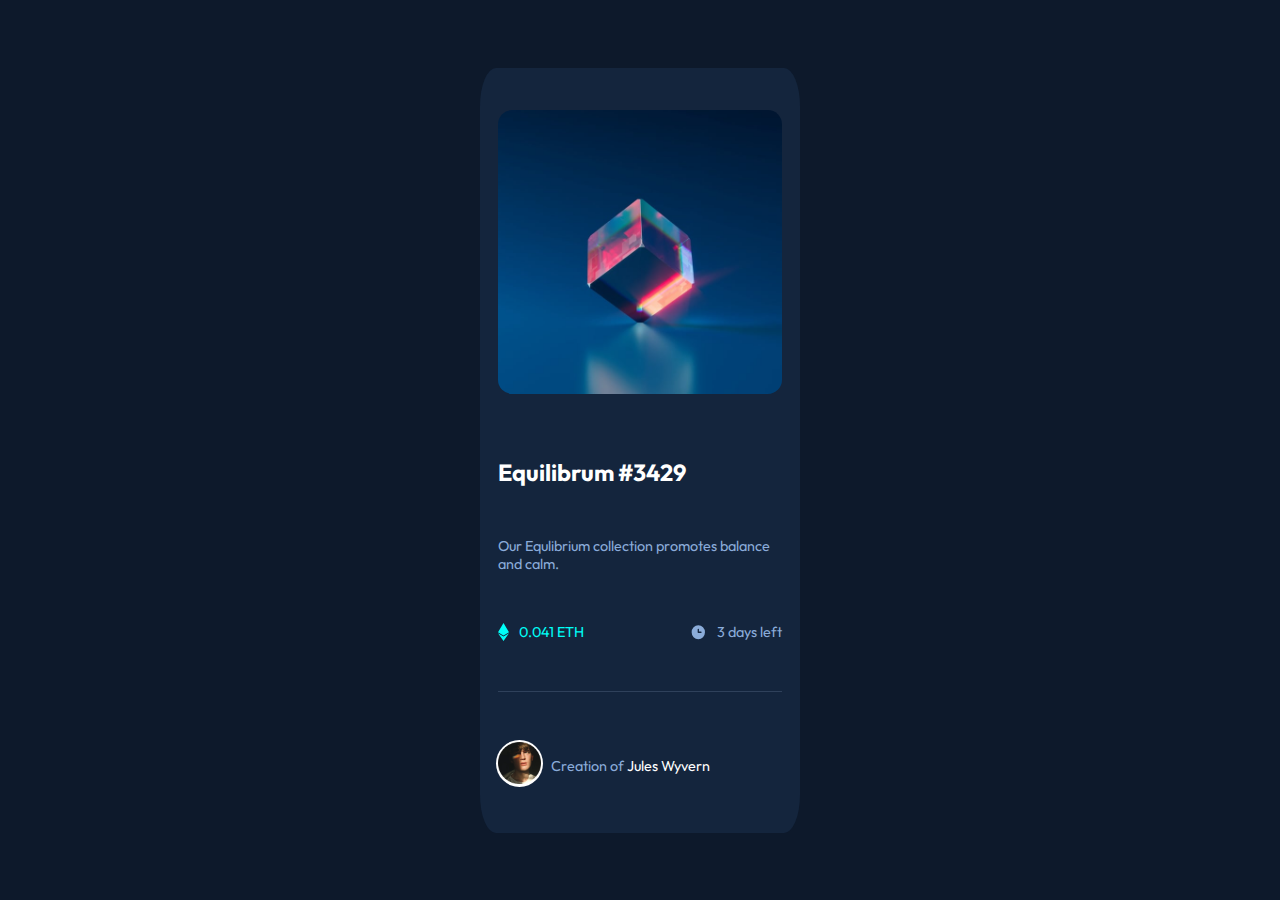
<file: index.html>
<!DOCTYPE html>
<html lang="en">
  <head>
    <meta charset="UTF-8" />
    <meta name="viewport" content="width=device-width, initial-scale=1.0" />
    <title>NTF</title>
    <link rel="stylesheet" href="/css/style.css" />
    <link rel="preconnect" href="https://fonts.googleapis.com">
<link rel="preconnect" href="https://fonts.gstatic.com" crossorigin>
<link href="https://fonts.googleapis.com/css2?family=Outfit:wght@300;400;600&display=swap" rel="stylesheet">
  </head>
  <body>
    <div id="card">
      <div class="card__img"><img src="img/image-equilibrium.jpg" alt="image of equilibrium"></div>
      <h1>Equilibrum #3429</h1>
      <div class="card__discription">
        <p>Our Equlibrium collection promotes balance and calm.</p>
      </div>
      <div class="card__equ">
        <div class="card__equ-eth"><img src="img/icon-ethereum.svg" alt=""><p>0.041 ETH</p></div>
        <div class="card__equ-clock"><img src="img/icon-clock.svg" alt=""><p>3 days left</p></div>
      </div>
      <div class="card__line"></div>
      <div class="card__footer"><div class="card__footer-img"><img src="img/image-avatar.png" alt=""></div>
      <p><span>Creation of </span>Jules Wyvern</p></div>
    </div>
  </body>
</html>
</file>
<file: css/style.css>
#card {
  background-color: hsl(216, 50%, 16%);
  width: 80%;
  min-height: 85%;
  border-radius: 5%;
  padding: 1.5rem;
  display: -webkit-box;
  display: -ms-flexbox;
  display: flex;
  -webkit-box-orient: vertical;
  -webkit-box-direction: normal;
      -ms-flex-direction: column;
          flex-direction: column;
  -ms-flex-pack: distribute;
      justify-content: space-around;
}
@media screen and (min-width: 769px) {
  #card {
    width: 25%;
    padding: 1rem;
  }
}
#card .card__img {
  position: relative;
  border-radius: 5%;
}
#card .card__img:hover::after {
  display: block;
}
#card .card__img img {
  width: 100%;
  cursor: pointer;
  aspect-ratio: 1/1;
  border-radius: 5%;
}
#card .card__img::after {
  content: "";
  background-image: url(../img/icon-view.svg);
  background-repeat: no-repeat;
  background-position: center;
  background-size: 20%;
  background-color: hsla(178, 100%, 50%, 0.3);
  width: 100%;
  height: 98%;
  position: absolute;
  top: 0;
  left: 0;
  display: none;
  border-radius: 5%;
}
#card h1 {
  margin-top: 1rem;
  color: hsl(0, 0%, 100%);
  font-size: 1.3rem;
}
@media screen and (min-width: 769px) {
  #card h1 {
    margin-top: 0.5rem;
  }
}
#card .card__discription p {
  color: hsl(215, 51%, 70%);
  line-height: 1.5rem;
}
@media screen and (min-width: 769px) {
  #card .card__discription p {
    line-height: 1rem;
    font-size: 0.8rem;
  }
}
#card .card__equ {
  display: -webkit-box;
  display: -ms-flexbox;
  display: flex;
  -webkit-box-pack: justify;
      -ms-flex-pack: justify;
          justify-content: space-between;
}
#card .card__equ .card__equ-eth {
  display: -webkit-box;
  display: -ms-flexbox;
  display: flex;
  gap: 10px;
}
#card .card__equ .card__equ-eth p {
  color: hsl(178, 100%, 50%);
}
@media screen and (min-width: 769px) {
  #card .card__equ .card__equ-eth p {
    font-size: 0.8rem;
  }
}
#card .card__equ .card__equ-clock {
  display: -webkit-box;
  display: -ms-flexbox;
  display: flex;
  gap: 10px;
}
#card .card__equ .card__equ-clock p {
  color: hsl(215, 51%, 70%);
}
@media screen and (min-width: 769px) {
  #card .card__equ .card__equ-clock p {
    font-size: 0.8rem;
  }
}
#card .card__line {
  border: 1px;
  border-top-style: solid;
  border-color: hsl(215, 32%, 27%);
}
#card .card__footer {
  display: -webkit-box;
  display: -ms-flexbox;
  display: flex;
  gap: 10px;
  -webkit-box-align: center;
      -ms-flex-align: center;
          align-items: center;
}
#card .card__footer p {
  color: hsl(0, 0%, 100%);
}
@media screen and (min-width: 769px) {
  #card .card__footer p {
    font-size: 0.8rem;
  }
}
#card .card__footer p span {
  color: hsl(215, 51%, 70%);
}
@media screen and (min-width: 769px) {
  #card .card__footer p span {
    font-size: 0.8rem;
  }
}
#card .card__footer .card__footer-img {
  width: 15%;
  position: relative;
  z-index: 1;
}
#card .card__footer .card__footer-img::before {
  position: absolute;
  content: "";
  width: 110%;
  height: 100%;
  background-color: white;
  top: -2px;
  left: -2px;
  border-radius: 100px;
  z-index: -1;
}
#card .card__footer .card__footer-img img {
  width: 100%;
}

* {
  padding: 0;
  margin: 0;
  -webkit-box-sizing: border-box;
          box-sizing: border-box;
  font-family: "Outfit", sans-serif;
  font-size: 18px;
}

body {
  height: 100vh;
  max-width: 100vw;
  background-color: hsl(217, 54%, 11%);
  display: -webkit-box;
  display: -ms-flexbox;
  display: flex;
  -webkit-box-pack: center;
      -ms-flex-pack: center;
          justify-content: center;
  -webkit-box-align: center;
      -ms-flex-align: center;
          align-items: center;
}/*# sourceMappingURL=style.css.map */
</file>
